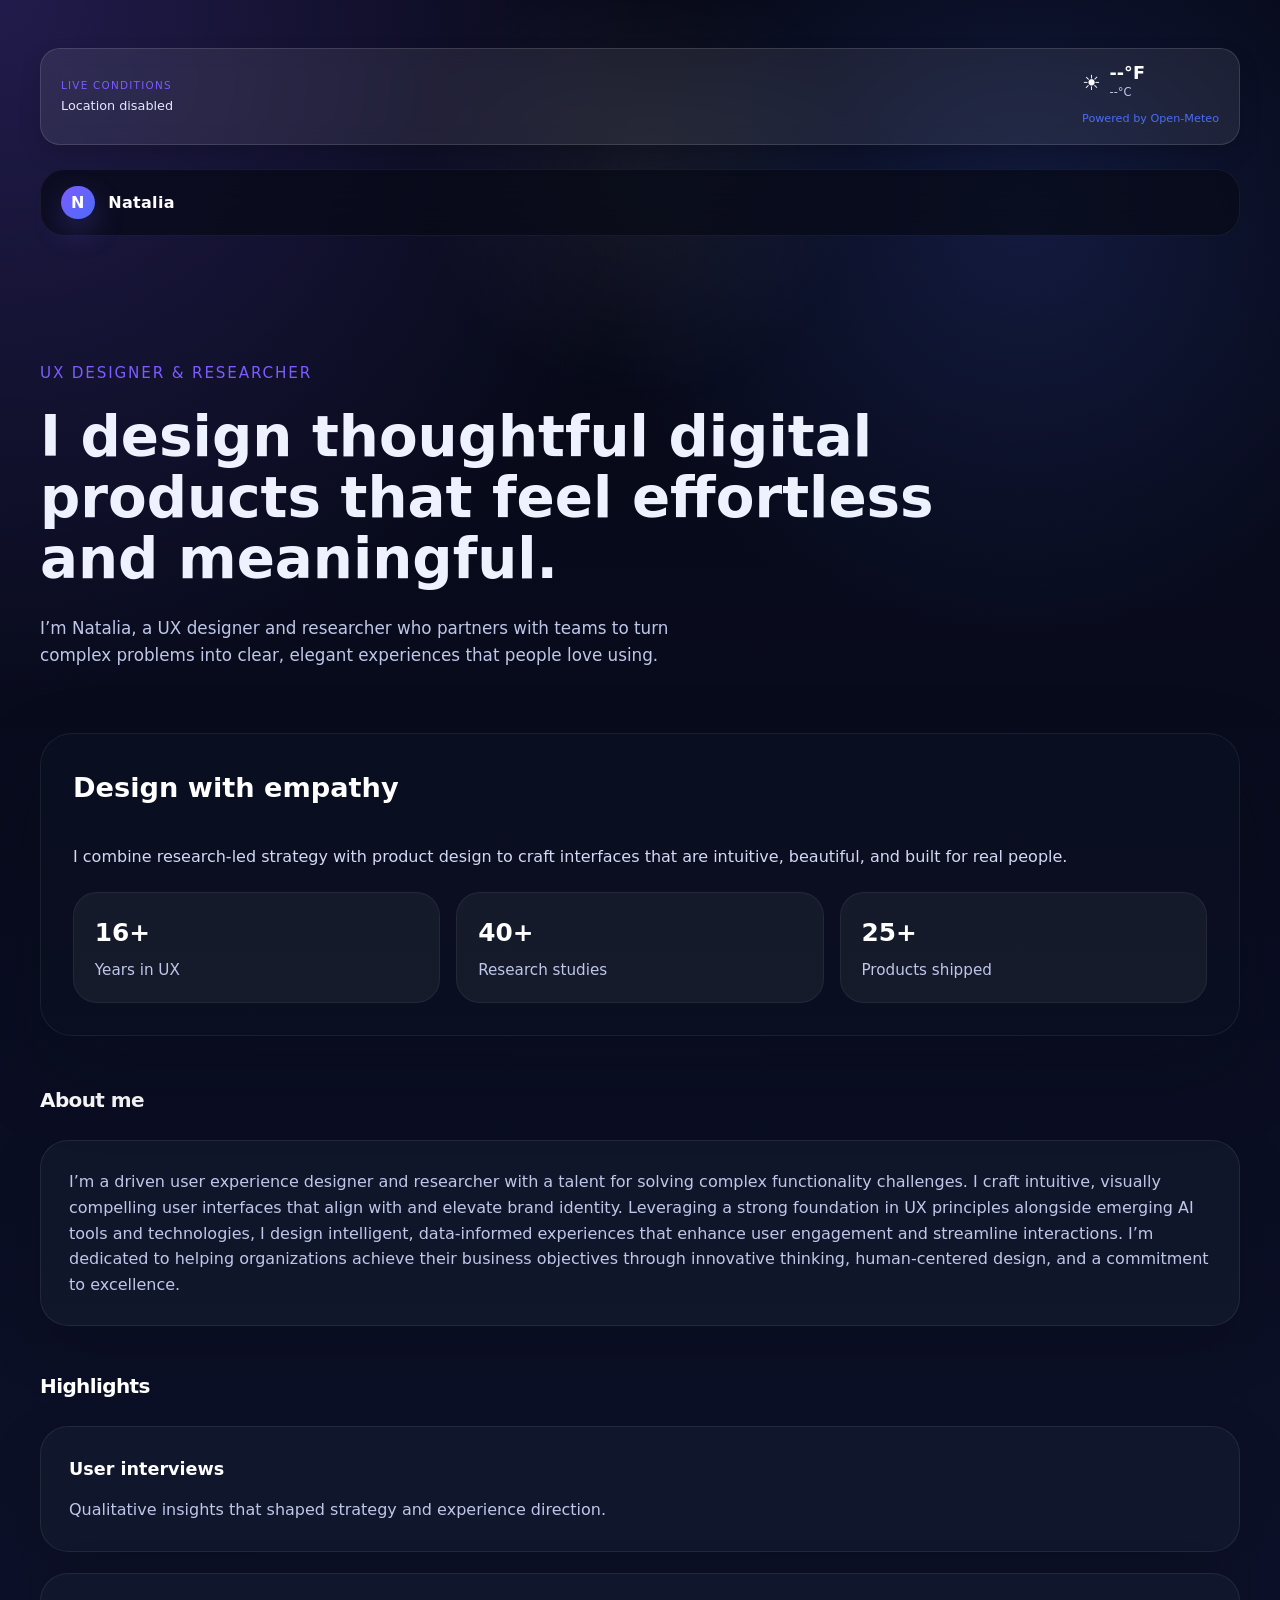
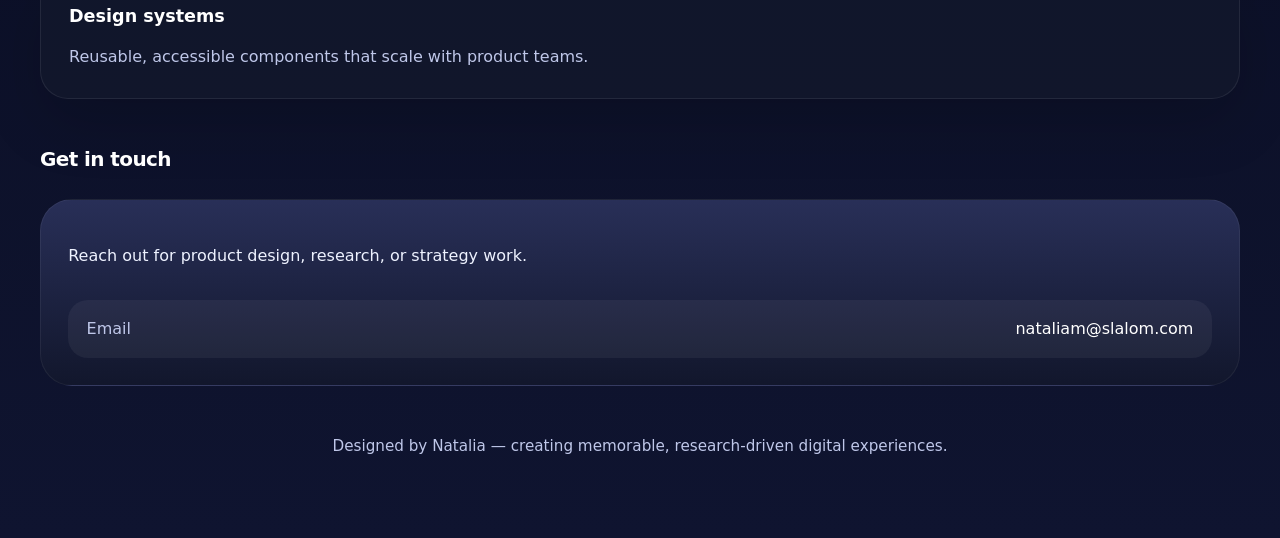
<file: index.html>
<!DOCTYPE html>
<html lang="en">
  <head>
    <meta charset="UTF-8" />
    <meta name="viewport" content="width=device-width, initial-scale=1.0" />
    <title>Natalia | UX Designer & Researcher</title>
    <meta
      name="description"
      content="Natalia is a UX designer and researcher building human-centered digital experiences with clarity, strategy, and empathy."
    />
    <link rel="stylesheet" href="styles.css" />
    <style>
      .hero {
        position: relative;
        padding-top: 2.75rem;
        display: grid;
        grid-template-columns: minmax(0, 1fr) 280px;
        gap: 1.5rem;
        align-items: start;
      }

      .hero-copy {
        padding-right: 0;
        max-width: none;
        padding-top: 2rem;
      }

      .hero-visual {
        position: relative;
        min-height: 360px;
        margin-top: 1.5rem;
      }

      .weather-section {
        position: relative;
        z-index: 5;
        width: 100%;
        max-width: none;
        margin-bottom: 1.5rem;
      }

      .weather-card {
        display: grid;
        grid-template-columns: 1fr auto;
        align-items: center;
        gap: 1rem;
        padding: 1rem 1.25rem;
        border-radius: 20px;
        background: rgba(255, 255, 255, 0.08);
        border: 1px solid rgba(255, 255, 255, 0.12);
        box-shadow: 0 10px 22px rgba(0, 0, 0, 0.16);
        color: white;
        backdrop-filter: blur(10px);
      }

      .weather-header {
        display: flex;
        justify-content: space-between;
        align-items: flex-start;
        gap: 0.75rem;
      }

      .weather-title {
        margin: 0 0 0.15rem;
        font-size: 0.65rem;
        letter-spacing: 0.12em;
        text-transform: uppercase;
        color: var(--accent);
      }

      .weather-condition {
        margin: 0;
        font-size: 0.8rem;
        color: #e5e9ff;
      }

      .weather-body {
        display: grid;
        gap: 0.5rem;
      }

      .weather-temp {
        display: flex;
        align-items: center;
        gap: 0.55rem;
      }

      .weather-emoji {
        font-size: 1.3rem;
        line-height: 1;
      }

      .weather-values {
        display: grid;
        gap: 0.05rem;
      }

      .weather-values strong {
        font-size: 1.1rem;
        line-height: 1;
      }

      .weather-values span {
        font-size: 0.72rem;
        color: var(--text-muted);
      }

      .weather-details {
        display: grid;
        gap: 0.15rem;
        color: #c5c8ee;
      }

      .weather-details p {
        margin: 0;
        font-size: 0.72rem;
      }

      .weather-link {
        color: var(--accent-soft);
        text-decoration: none;
        font-size: 0.7rem;
      }

      @media (max-width: 768px) {
        .hero {
          padding-top: 0;
          grid-template-columns: 1fr;
        }

        .hero-copy {
          padding-right: 0;
          padding-top: 0;
        }

        .hero-visual {
          min-height: 360px;
          margin-top: 0.5rem;
        }

        .weather-section {
          position: static;
          width: 100%;
          margin-bottom: 1rem;
        }
      }
    </style>
  </head>
  <body>
    <div class="page">
      <div class="weather-section">
        <div class="weather-card" id="weather-card">
          <div class="weather-header">
            <div>
              <p class="weather-title">Live conditions</p>
              <p class="weather-condition" id="weather-condition">Loading weather…</p>
            </div>
          </div>
          <div class="weather-body">
            <div class="weather-temp">
              <div class="weather-emoji" id="weather-emoji-large">☀️</div>
              <div class="weather-values">
                <strong id="weather-temp-f">--°F</strong>
                <span id="weather-temp-c">--°C</span>
              </div>
            </div>
            <div class="weather-details">
              <a class="weather-link" id="weather-link" href="https://open-meteo.com/" target="_blank" rel="noreferrer">Powered by Open-Meteo</a>
            </div>
          </div>
        </div>
      </div>
      <header>
        <nav aria-label="Primary navigation">
          <a class="brand" href="#home">
            <span class="brand-mark"><span>N</span></span>
            <span>Natalia</span>
          </a>
        </nav>
      </header>

      <main id="home">
        <section class="hero">
          <div class="hero-copy">
            <span class="eyebrow">UX Designer & Researcher</span>
            <h1 class="headline">
              I design thoughtful digital products that feel effortless and meaningful.
            </h1>
            <p>
              I’m Natalia, a UX designer and researcher who partners with teams to turn complex problems
              into clear, elegant experiences that people love using.
            </p>
          </div>
        </section>

        <section class="hero-card-wrapper">
          <div class="hero-card">
            <h2>Design with empathy</h2>
            <p>
              I combine research-led strategy with product design to craft interfaces that are intuitive,
              beautiful, and built for real people.
            </p>
            <div class="stats">
              <div class="stat">
                <strong>16+</strong>
                <span>Years in UX</span>
              </div>
              <div class="stat">
                <strong>40+</strong>
                <span>Research studies</span>
              </div>
              <div class="stat">
                <strong>25+</strong>
                <span>Products shipped</span>
              </div>
            </div>
          </div>
        </section>

        <section id="about">
          <div class="section-heading">
            <div>
              <h3>About me</h3>
            </div>
          </div>
          <div class="grid">
            <div class="card">
              <p>I’m a driven user experience designer and researcher with a talent for solving complex functionality challenges. I craft intuitive, visually compelling user interfaces that align with and elevate brand identity. Leveraging a strong foundation in UX principles alongside emerging AI tools and technologies, I design intelligent, data-informed experiences that enhance user engagement and streamline interactions. I’m dedicated to helping organizations achieve their business objectives through innovative thinking, human-centered design, and a commitment to excellence.</p>
            </div>
          </div>
        </section>

        <section id="research">
          <div class="section-heading">
            <div>
              <h3>Highlights</h3>
            </div>
          </div>
          <div class="grid">
            <div class="card">
              <h4>User interviews</h4>
              <p>Qualitative insights that shaped strategy and experience direction.</p>
            </div>
            <div class="card">
              <h4>Design systems</h4>
              <p>Reusable, accessible components that scale with product teams.</p>
            </div>
          </div>
        </section>

        <section id="contact">
          <div class="section-heading">
            <h3>Get in touch</h3>
          </div>
          <div class="contact-card">
            <p>Reach out for product design, research, or strategy work.</p>
            <div class="contact-list">
              <div class="contact-item">
                <span>Email</span>
                <a href="mailto:nataliam@slalom.com">nataliam@slalom.com</a>
              </div>
            </div>
          </div>
        </section>
      </main>

      <footer class="footer">
        <p>Designed by Natalia — creating memorable, research-driven digital experiences.</p>
      </footer>
    </div>
    <script>
      const conditionMap = {
        0: { label: 'Clear sky', emoji: '☀️' },
        1: { label: 'Mainly clear', emoji: '🌤️' },
        2: { label: 'Partly cloudy', emoji: '⛅' },
        3: { label: 'Overcast', emoji: '☁️' },
        45: { label: 'Fog', emoji: '🌫️' },
        48: { label: 'Depositing rime fog', emoji: '🌫️' },
        51: { label: 'Light drizzle', emoji: '🌦️' },
        53: { label: 'Moderate drizzle', emoji: '🌦️' },
        55: { label: 'Dense drizzle', emoji: '🌧️' },
        56: { label: 'Freezing drizzle', emoji: '🌧️' },
        57: { label: 'Freezing drizzle', emoji: '🌧️' },
        61: { label: 'Light rain', emoji: '🌧️' },
        63: { label: 'Moderate rain', emoji: '🌧️' },
        65: { label: 'Heavy rain', emoji: '🌧️' },
        66: { label: 'Freezing rain', emoji: '🌧️' },
        67: { label: 'Heavy freezing rain', emoji: '🌧️' },
        71: { label: 'Light snow', emoji: '🌨️' },
        73: { label: 'Moderate snow', emoji: '🌨️' },
        75: { label: 'Heavy snow', emoji: '❄️' },
        77: { label: 'Snow grains', emoji: '❄️' },
        80: { label: 'Rain showers', emoji: '🌧️' },
        81: { label: 'Heavy rain showers', emoji: '🌧️' },
        82: { label: 'Violent rain showers', emoji: '🌧️' },
        85: { label: 'Snow showers', emoji: '❄️' },
        86: { label: 'Heavy snow showers', emoji: '❄️' },
        95: { label: 'Thunderstorm', emoji: '⛈️' },
        96: { label: 'Thunderstorm with hail', emoji: '⛈️' },
        99: { label: 'Thunderstorm with hail', emoji: '⛈️' },
      };

      const $ = (id) => document.getElementById(id);
      const condition = $('weather-condition');
      const emojiLarge = $('weather-emoji-large');
      const tempF = $('weather-temp-f');
      const tempC = $('weather-temp-c');
      const weatherLink = $('weather-link');

      function formatTemp(celsius) {
        const f = (celsius * 9) / 5 + 32;
        return { c: `${Math.round(celsius)}°C`, f: `${Math.round(f)}°F` };
      }

      function getCondition(code) {
        return conditionMap[code] || { label: 'Unknown', emoji: '🌥️' };
      }

      function showError(message) {
        condition.textContent = 'Weather unavailable';
        emojiLarge.textContent = '⚠️';
        locationText.textContent = message;
        moreText.textContent = 'Allow location access or try again later.';
      }

      async function loadWeather(lat, lon) {
        try {
          const url = `https://api.open-meteo.com/v1/forecast?latitude=${lat}&longitude=${lon}&current_weather=true&timezone=auto`;
          const response = await fetch(url);
          const data = await response.json();
          const current = data.current_weather;
          if (!current) return showError('No weather data returned.');
          const values = formatTemp(current.temperature);
          const weather = getCondition(current.weathercode);
          condition.textContent = weather.label;
          emojiLarge.textContent = weather.emoji;
          tempF.textContent = values.f;
          tempC.textContent = values.c;
          weatherLink.href = `https://open-meteo.com/en/docs#latitude=${lat}&longitude=${lon}`;
        } catch (error) {
          showError('Unable to load weather data.');
          console.error(error);
        }
      }

      function requestLocation() {
        if (!navigator.geolocation) {
          showError('Geolocation is not available in your browser.');
          return;
        }

        navigator.geolocation.getCurrentPosition(
          (position) => {
            const { latitude, longitude } = position.coords;
            loadWeather(latitude, longitude);
          },
          () => {
            condition.textContent = 'Location disabled';
            emoji.textContent = '📍';
            emojiLarge.textContent = '📍';
            locationText.textContent = 'Enable your location to see your weather.';
            moreText.textContent = 'You can update permissions in your browser settings.';
          },
          { maximumAge: 15 * 60 * 1000, timeout: 10000 }
        );
      }

      requestLocation();
    </script>
  </body>
</html>
</file>
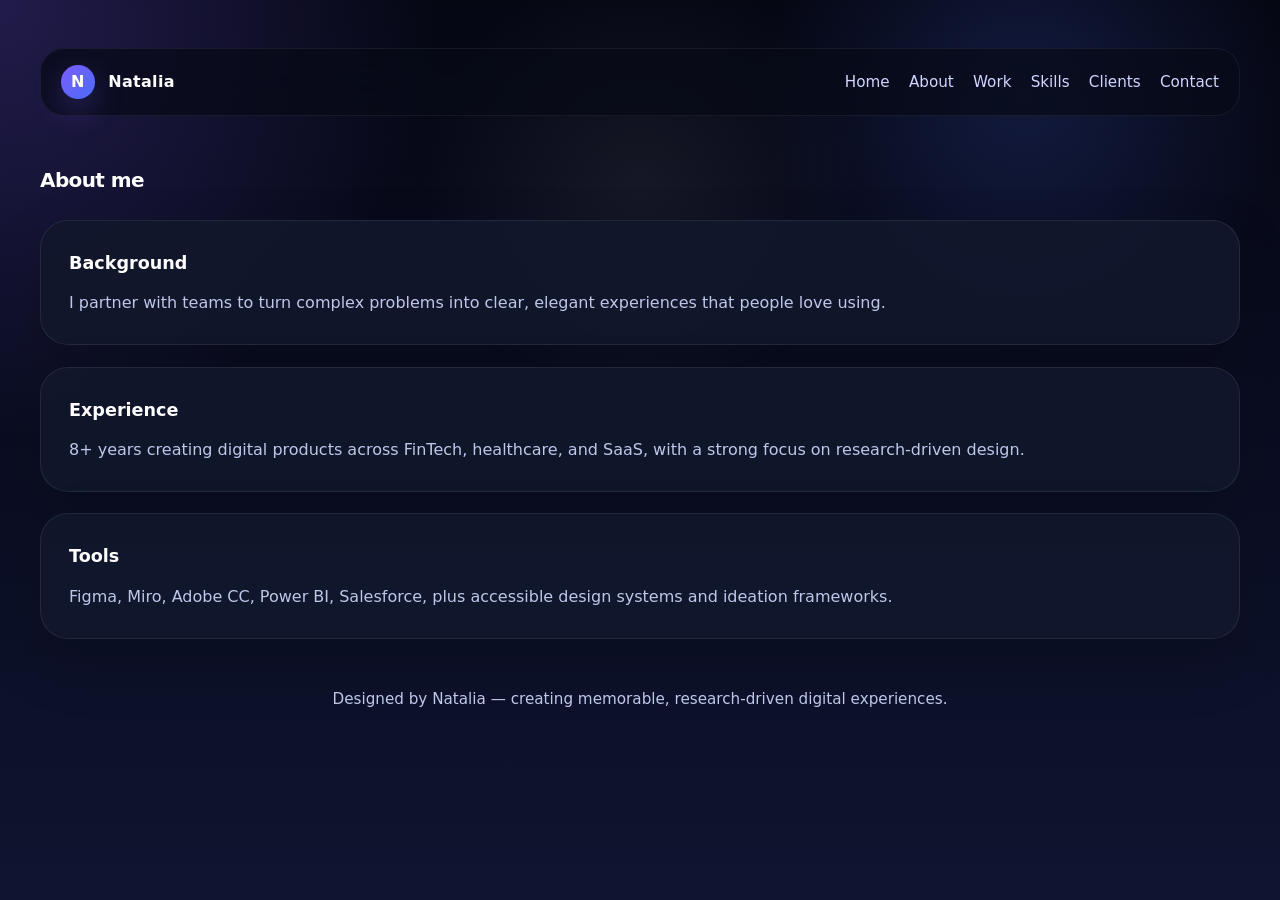
<file: about.html>
<!doctype html>
<html lang="en">
  <head>
    <meta charset="utf-8" />
    <meta name="viewport" content="width=device-width, initial-scale=1" />
    <title>About — Natalia</title>
    <link rel="stylesheet" href="styles.css" />
  </head>
  <body>
    <div class="page">
      <header>
        <nav aria-label="Primary navigation">
          <a class="brand" href="index.html">
            <span class="brand-mark"><span>N</span></span>
            <span>Natalia</span>
          </a>
          <div class="nav-links">
            <a href="index.html">Home</a>
            <a href="about.html">About</a>
            <a href="work.html">Work</a>
            <a href="skills.html">Skills</a>
            <a href="clients.html">Clients</a>
            <a href="contact.html">Contact</a>
          </div>
        </nav>
      </header>

      <main>
        <section>
          <div class="section-heading">
            <h3>About me</h3>
          </div>
          <div class="grid">
            <div class="card">
              <h4>Background</h4>
              <p>
                I partner with teams to turn complex problems into clear, elegant experiences that people love using.
              </p>
            </div>
            <div class="card">
              <h4>Experience</h4>
              <p>
                8+ years creating digital products across FinTech, healthcare, and SaaS, with a strong focus on research-driven design.
              </p>
            </div>
            <div class="card">
              <h4>Tools</h4>
              <p>
                Figma, Miro, Adobe CC, Power BI, Salesforce, plus accessible design systems and ideation frameworks.
              </p>
            </div>
          </div>
        </section>
      </main>

      <footer class="footer">
        <p>Designed by Natalia — creating memorable, research-driven digital experiences.</p>
      </footer>
    </div>
  </body>
</html>
</file>
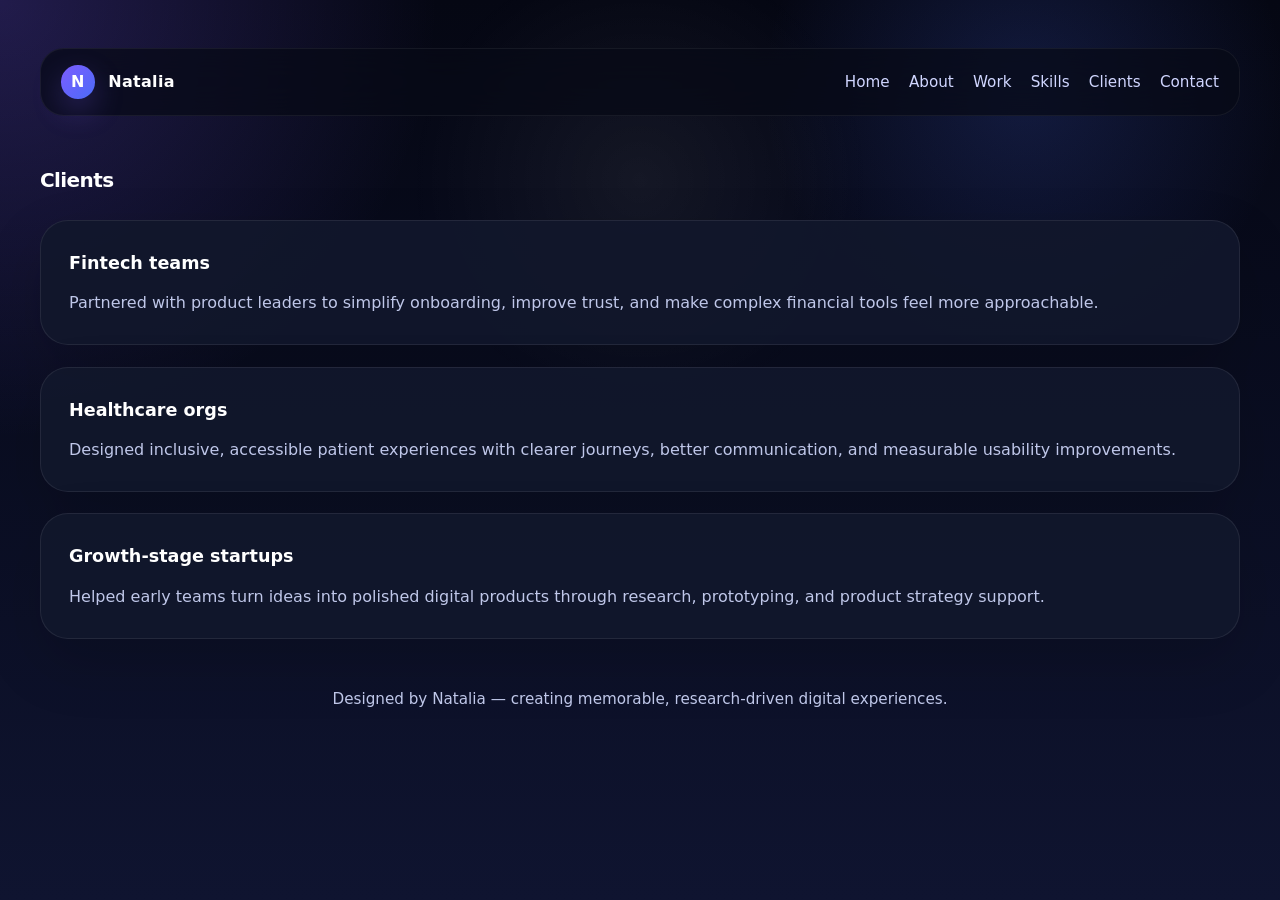
<file: clients.html>
<!doctype html>
<html lang="en">
  <head>
    <meta charset="utf-8" />
    <meta name="viewport" content="width=device-width, initial-scale=1" />
    <title>Clients — Natalia</title>
    <link rel="stylesheet" href="styles.css" />
  </head>
  <body>
    <div class="page">
      <header>
        <nav aria-label="Primary navigation">
          <a class="brand" href="index.html">
            <span class="brand-mark"><span>N</span></span>
            <span>Natalia</span>
          </a>
          <div class="nav-links">
            <a href="index.html">Home</a>
            <a href="about.html">About</a>
            <a href="work.html">Work</a>
            <a href="skills.html">Skills</a>
            <a href="clients.html">Clients</a>
            <a href="contact.html">Contact</a>
          </div>
        </nav>
      </header>

      <main>
        <section>
          <div class="section-heading">
            <h3>Clients</h3>
          </div>
          <div class="grid">
            <div class="card">
              <h4>Fintech teams</h4>
              <p>Partnered with product leaders to simplify onboarding, improve trust, and make complex financial tools feel more approachable.</p>
            </div>
            <div class="card">
              <h4>Healthcare orgs</h4>
              <p>Designed inclusive, accessible patient experiences with clearer journeys, better communication, and measurable usability improvements.</p>
            </div>
            <div class="card">
              <h4>Growth-stage startups</h4>
              <p>Helped early teams turn ideas into polished digital products through research, prototyping, and product strategy support.</p>
            </div>
          </div>
        </section>
      </main>

      <footer class="footer">
        <p>Designed by Natalia — creating memorable, research-driven digital experiences.</p>
      </footer>
    </div>
  </body>
</html>
</file>
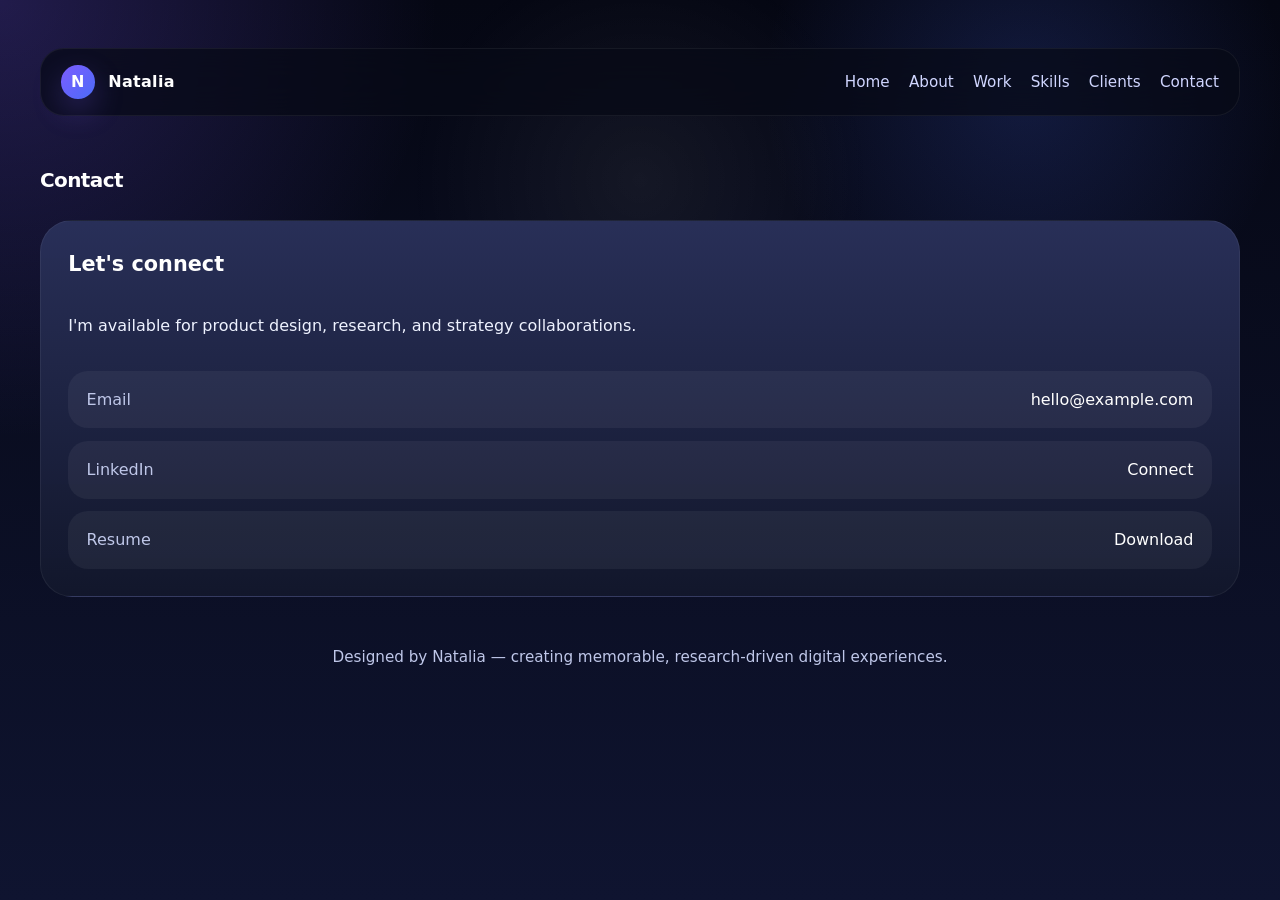
<file: contact.html>
<!doctype html>
<html lang="en">
  <head>
    <meta charset="utf-8" />
    <meta name="viewport" content="width=device-width, initial-scale=1" />
    <title>Contact — Natalia</title>
    <link rel="stylesheet" href="styles.css" />
  </head>
  <body>
    <div class="page">
      <header>
        <nav aria-label="Primary navigation">
          <a class="brand" href="index.html">
            <span class="brand-mark"><span>N</span></span>
            <span>Natalia</span>
          </a>
          <div class="nav-links">
            <a href="index.html">Home</a>
            <a href="about.html">About</a>
            <a href="work.html">Work</a>
            <a href="skills.html">Skills</a>
            <a href="clients.html">Clients</a>
            <a href="contact.html">Contact</a>
          </div>
        </nav>
      </header>

      <main>
        <section>
          <div class="section-heading">
            <h3>Contact</h3>
          </div>
          <div class="contact-card">
            <h4>Let's connect</h4>
            <p>I'm available for product design, research, and strategy collaborations.</p>
            <div class="contact-list">
              <div class="contact-item">
                <span>Email</span>
                <a href="mailto:hello@example.com">hello@example.com</a>
              </div>
              <div class="contact-item">
                <span>LinkedIn</span>
                <a href="#">Connect</a>
              </div>
              <div class="contact-item">
                <span>Resume</span>
                <a href="#">Download</a>
              </div>
            </div>
          </div>
        </section>
      </main>

      <footer class="footer">
        <p>Designed by Natalia — creating memorable, research-driven digital experiences.</p>
      </footer>
    </div>
  </body>
</html>
</file>
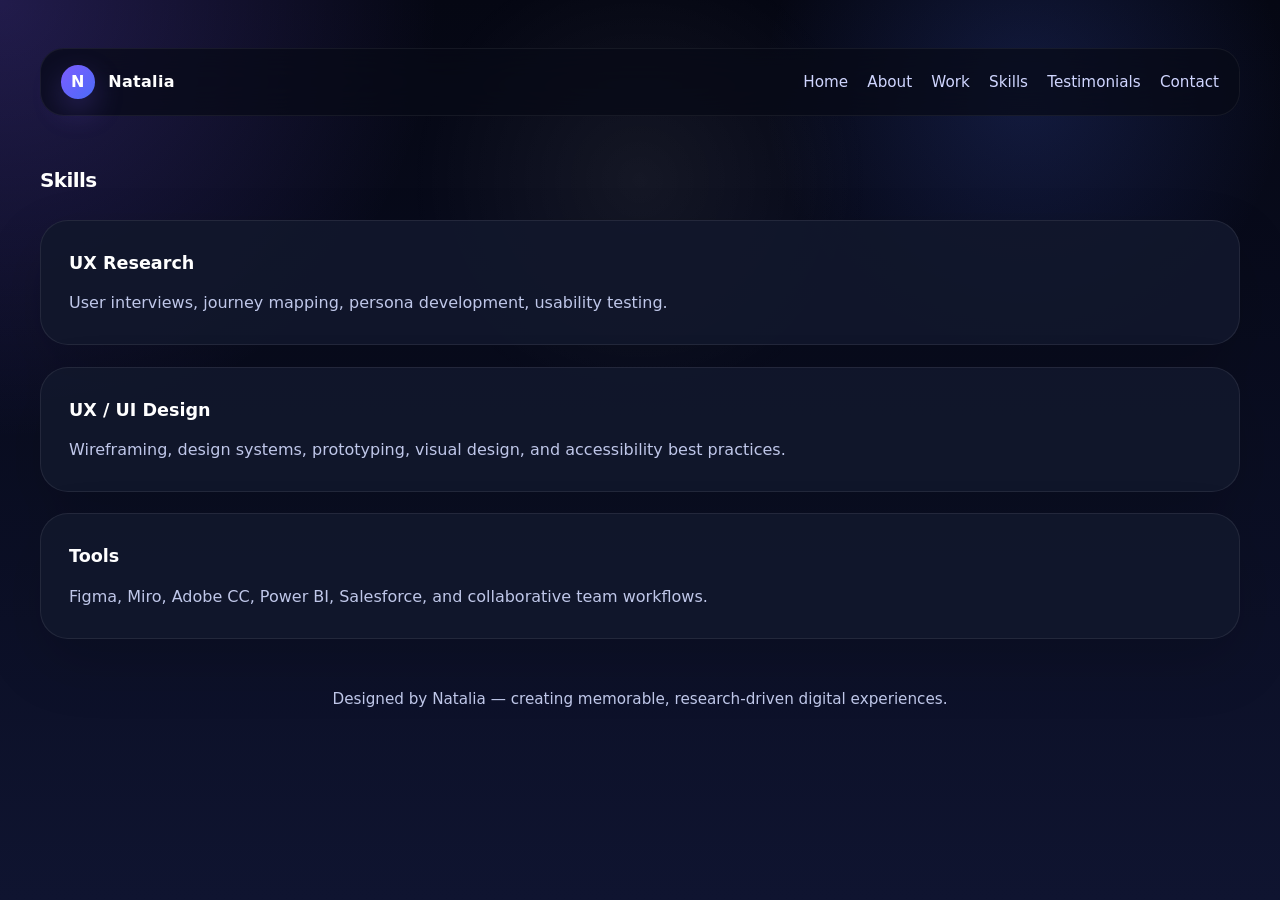
<file: skills.html>
<!doctype html>
<html lang="en">
  <head>
    <meta charset="utf-8" />
    <meta name="viewport" content="width=device-width, initial-scale=1" />
    <title>Skills — Natalia</title>
    <link rel="stylesheet" href="styles.css" />
  </head>
  <body>
    <div class="page">
      <header>
        <nav aria-label="Primary navigation">
          <a class="brand" href="index.html">
            <span class="brand-mark"><span>N</span></span>
            <span>Natalia</span>
          </a>
          <div class="nav-links">
            <a href="index.html">Home</a>
            <a href="about.html">About</a>
            <a href="work.html">Work</a>
            <a href="skills.html">Skills</a>
            <a href="testimonials.html">Testimonials</a>
            <a href="contact.html">Contact</a>
          </div>
        </nav>
      </header>

      <main>
        <section>
          <div class="section-heading">
            <h3>Skills</h3>
          </div>
          <div class="grid">
            <div class="card">
              <h4>UX Research</h4>
              <p>User interviews, journey mapping, persona development, usability testing.</p>
            </div>
            <div class="card">
              <h4>UX / UI Design</h4>
              <p>Wireframing, design systems, prototyping, visual design, and accessibility best practices.</p>
            </div>
            <div class="card">
              <h4>Tools</h4>
              <p>Figma, Miro, Adobe CC, Power BI, Salesforce, and collaborative team workflows.</p>
            </div>
          </div>
        </section>
      </main>

      <footer class="footer">
        <p>Designed by Natalia — creating memorable, research-driven digital experiences.</p>
      </footer>
    </div>
  </body>
</html>
</file>
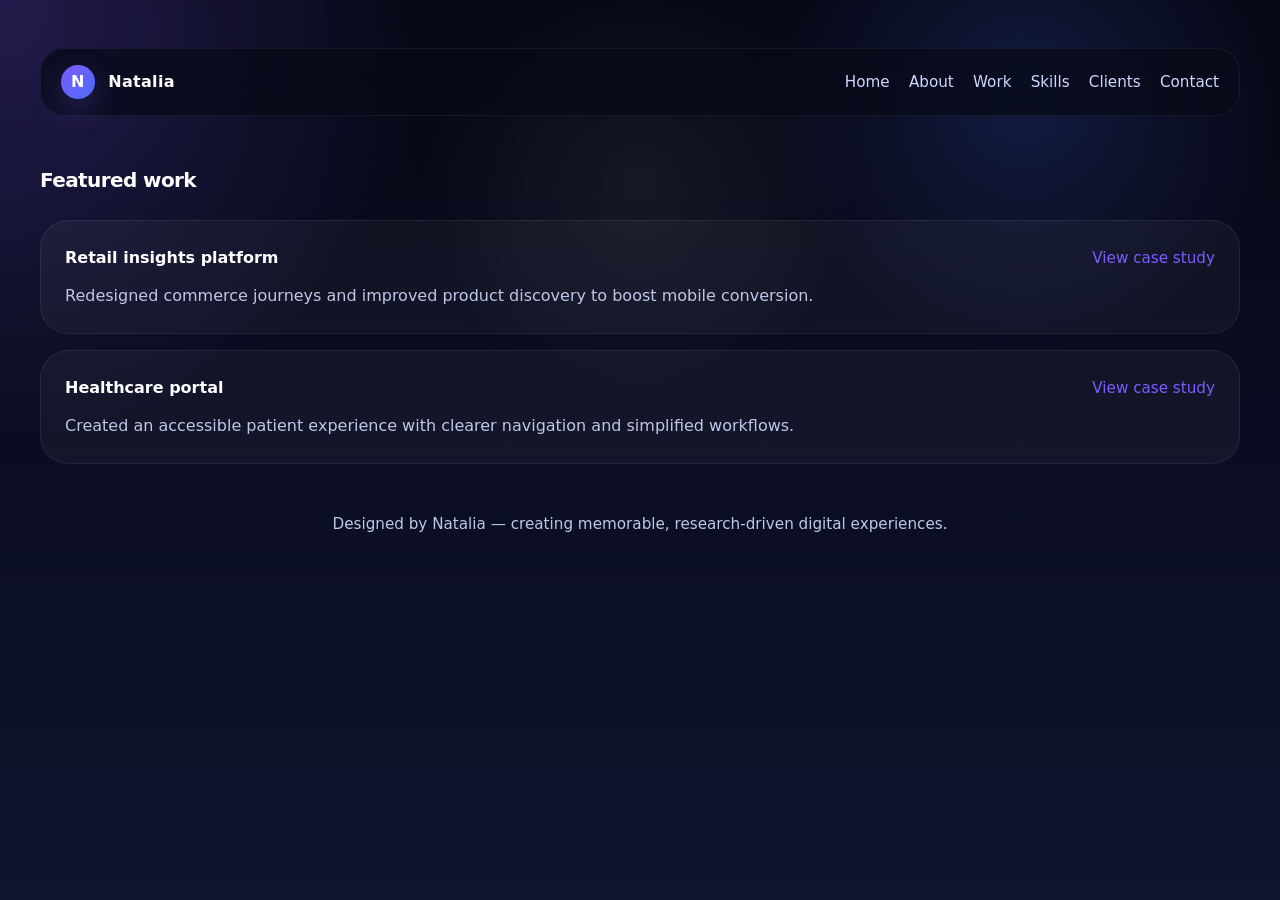
<file: work.html>
<!doctype html>
<html lang="en">
  <head>
    <meta charset="utf-8" />
    <meta name="viewport" content="width=device-width, initial-scale=1" />
    <title>Work — Natalia</title>
    <link rel="stylesheet" href="styles.css" />
  </head>
  <body>
    <div class="page">
      <header>
        <nav aria-label="Primary navigation">
          <a class="brand" href="index.html">
            <span class="brand-mark"><span>N</span></span>
            <span>Natalia</span>
          </a>
          <div class="nav-links">
            <a href="index.html">Home</a>
            <a href="about.html">About</a>
            <a href="work.html">Work</a>
            <a href="skills.html">Skills</a>
            <a href="clients.html">Clients</a>
            <a href="contact.html">Contact</a>
          </div>
        </nav>
      </header>

      <main>
        <section>
          <div class="section-heading">
            <h3>Featured work</h3>
          </div>
          <div class="project-list">
            <div class="project">
              <div class="project-title">
                <strong>Retail insights platform</strong>
                <a href="#">View case study</a>
              </div>
              <p>Redesigned commerce journeys and improved product discovery to boost mobile conversion.</p>
            </div>
            <div class="project">
              <div class="project-title">
                <strong>Healthcare portal</strong>
                <a href="#">View case study</a>
              </div>
              <p>Created an accessible patient experience with clearer navigation and simplified workflows.</p>
            </div>
          </div>
        </section>
      </main>

      <footer class="footer">
        <p>Designed by Natalia — creating memorable, research-driven digital experiences.</p>
      </footer>
    </div>
  </body>
</html>
</file>
<file: styles.css>
:root {
  color-scheme: dark;
  color: #eef2ff;
  background: #070b17;
  font-family: Inter, system-ui, -apple-system, BlinkMacSystemFont, "Segoe UI", sans-serif;
  font-synthesis: none;
  text-rendering: optimizeLegibility;
  line-height: 1.6;
  --surface: rgba(18, 23, 44, 0.92);
  --surface-strong: rgba(12, 16, 34, 0.96);
  --accent: #7c5cff;
  --accent-soft: #4b6cf7;
  --text-muted: #bfc7e9;
}

* {
  box-sizing: border-box;
}

html {
  scroll-behavior: smooth;
}

body {
  min-height: 100vh;
  margin: 0;
  background: radial-gradient(circle at top left, rgba(124, 92, 255, 0.24), transparent 28%),
    radial-gradient(circle at 80% 10%, rgba(75, 108, 247, 0.18), transparent 20%),
    linear-gradient(180deg, #050713 0%, #0f1430 100%);
}

body::before {
  content: "";
  position: fixed;
  inset: 0;
  background: radial-gradient(circle at 50% 20%, rgba(255, 255, 255, 0.06), transparent 24%);
  pointer-events: none;
}

.page {
  position: relative;
  width: min(1200px, calc(100% - 2rem));
  margin: 0 auto;
  padding: 3rem 0 4rem;
}

header {
  position: static;
  z-index: 1;
  margin: 0 auto 3rem;
  padding: 1rem 1.25rem;
  backdrop-filter: blur(18px);
  background: rgba(7, 11, 23, 0.72);
  border: 1px solid rgba(255, 255, 255, 0.06);
  border-radius: 24px;
}

nav {
  display: flex;
  align-items: center;
  justify-content: space-between;
  gap: 1rem;
  flex-wrap: wrap;
}

.brand {
  display: flex;
  align-items: center;
  gap: 0.85rem;
  font-weight: 700;
  letter-spacing: 0.02em;
  color: white;
  text-decoration: none;
}

.brand-mark {
  width: 2.1rem;
  height: 2.1rem;
  display: grid;
  place-items: center;
  border-radius: 50%;
  background: linear-gradient(135deg, #7c5cff, #4b6cf7);
  box-shadow: 0 12px 30px rgba(124, 92, 255, 0.28);
}

.brand-mark span {
  color: white;
  font-size: 1rem;
  font-weight: 800;
}

.nav-links {
  display: flex;
  gap: 1.2rem;
  flex-wrap: wrap;
  justify-content: flex-end;
}

.nav-links a {
  color: #d0d6ff;
  text-decoration: none;
  font-size: 0.95rem;
  transition: color 180ms ease, transform 180ms ease;
}

.nav-links a:hover,
.nav-links a:focus-visible {
  color: white;
  transform: translateY(-1px);
}

.hero {
  display: grid;
  grid-template-columns: 1.1fr 0.9fr;
  gap: 2rem;
  align-items: center;
}

.hero-copy {
  max-width: 620px;
}

.eyebrow {
  display: inline-flex;
  align-items: center;
  gap: 0.5rem;
  color: var(--accent);
  font-size: 0.95rem;
  letter-spacing: 0.12em;
  text-transform: uppercase;
  margin-bottom: 1.35rem;
}

.headline {
  margin: 0;
  font-size: clamp(3rem, 4.4vw, 4.8rem);
  line-height: 1.08;
}

.hero-copy p {
  color: var(--text-muted);
  font-size: 1.05rem;
  max-width: 42rem;
  margin: 1.6rem 0 2rem;
}

.hero-copy .hero-actions {
  display: flex;
  gap: 1rem;
  flex-wrap: wrap;
}

.button,
.button-secondary {
  display: inline-flex;
  align-items: center;
  justify-content: center;
  gap: 0.55rem;
  border-radius: 999px;
  font-weight: 600;
  padding: 0.95rem 1.6rem;
  border: none;
  text-decoration: none;
  transition: transform 180ms ease, box-shadow 180ms ease, background 180ms ease;
}

.button {
  background: linear-gradient(135deg, #7c5cff, #4b6cf7);
  color: white;
  box-shadow: 0 16px 35px rgba(124, 92, 255, 0.24);
}

.button-secondary {
  color: white;
  background: rgba(255, 255, 255, 0.06);
  border: 1px solid rgba(255, 255, 255, 0.1);
}

.button:hover,
.button-secondary:hover,
.button:focus-visible,
.button-secondary:focus-visible {
  transform: translateY(-2px);
}

.hero-card {
  position: relative;
  z-index: 1;
  display: grid;
  gap: 1.4rem;
  background: rgba(11, 16, 34, 0.78);
  border: 1px solid rgba(255, 255, 255, 0.07);
  border-radius: 32px;
  padding: 2rem;
  box-shadow: 0 35px 80px rgba(7, 11, 23, 0.28);
}

.hero-card-wrapper {
  margin: 2rem 0 3rem;
}

.hero-card h2 {
  margin: 0;
  font-size: 1.7rem;
  color: white;
}

.hero-card p {
  margin: 0.75rem 0 0;
  color: #d3d9f5;
}

.stats {
  display: grid;
  grid-template-columns: repeat(3, minmax(0, 1fr));
  gap: 1rem;
}

.stat {
  padding: 1.25rem 1.3rem;
  border-radius: 24px;
  background: rgba(255, 255, 255, 0.05);
  border: 1px solid rgba(255, 255, 255, 0.06);
}

.stat strong {
  display: block;
  font-size: 1.55rem;
  color: white;
}

.stat span {
  display: block;
  margin-top: 0.35rem;
  color: var(--text-muted);
  font-size: 0.95rem;
}

section {
  margin-top: 2.75rem;
  display: grid;
  gap: 1.5rem;
}

.section-heading {
  display: flex;
  align-items: center;
  justify-content: space-between;
  gap: 1rem;
}

.section-heading h3 {
  margin: 0;
  font-size: 1.25rem;
  letter-spacing: -0.03em;
  color: white;
}

.grid {
  display: grid;
  gap: 1.35rem;
}

.card {
  background: var(--surface);
  border: 1px solid rgba(255, 255, 255, 0.08);
  border-radius: 28px;
  padding: 1.75rem;
  box-shadow: 0 24px 60px rgba(0, 0, 0, 0.16);
}

.card h4 {
  margin: 0 0 0.85rem;
  font-size: 1.1rem;
  color: white;
}

.card p {
  margin: 0;
  color: var(--text-muted);
}

.chip {
  display: inline-flex;
  align-items: center;
  gap: 0.4rem;
  padding: 0.45rem 0.95rem;
  border-radius: 999px;
  background: rgba(255, 255, 255, 0.06);
  color: #c5c8ee;
  font-size: 0.88rem;
}

.project-list {
  display: grid;
  gap: 1rem;
}

.project {
  display: grid;
  gap: 0.8rem;
  padding: 1.5rem;
  border-radius: 28px;
  background: rgba(255, 255, 255, 0.04);
  border: 1px solid rgba(255, 255, 255, 0.07);
}

.project-title {
  display: flex;
  justify-content: space-between;
  gap: 1rem;
  align-items: baseline;
}

.project-title strong {
  font-size: 1rem;
  color: white;
}

.project-title a {
  color: var(--accent);
  text-decoration: none;
  font-size: 0.95rem;
}

.project p {
  margin: 0;
  color: var(--text-muted);
}

.contact-card {
  display: grid;
  gap: 1rem;
  padding: 1.7rem;
  border-radius: 32px;
  background: linear-gradient(180deg, rgba(42, 49, 90, 0.96), rgba(18, 23, 44, 0.98));
  border: 1px solid rgba(255, 255, 255, 0.06);
}

.contact-card h4 {
  margin: 0;
  font-size: 1.3rem;
  color: white;
}

.contact-card a {
  color: white;
  text-decoration: none;
}

.contact-list {
  display: grid;
  gap: 0.8rem;
}

.contact-item {
  display: flex;
  justify-content: space-between;
  gap: 1rem;
  padding: 1rem 1.15rem;
  border-radius: 20px;
  background: rgba(255, 255, 255, 0.05);
}

.contact-item span {
  color: var(--text-muted);
}

.footer {
  text-align: center;
  color: var(--text-muted);
  margin-top: 3rem;
  font-size: 0.95rem;
}

@media (max-width: 860px) {
  .hero {
    grid-template-columns: 1fr;
  }

  .hero-visual {
    min-height: 320px;
  }

  .stats {
    grid-template-columns: repeat(2, 1fr);
  }
}

@media (max-width: 630px) {
  header {
    padding: 1rem;
  }

  .nav-links {
    justify-content: center;
  }

  .stats {
    grid-template-columns: 1fr;
  }

  .hero-copy .hero-actions {
    flex-direction: column;
    align-items: stretch;
  }
}
</file>
